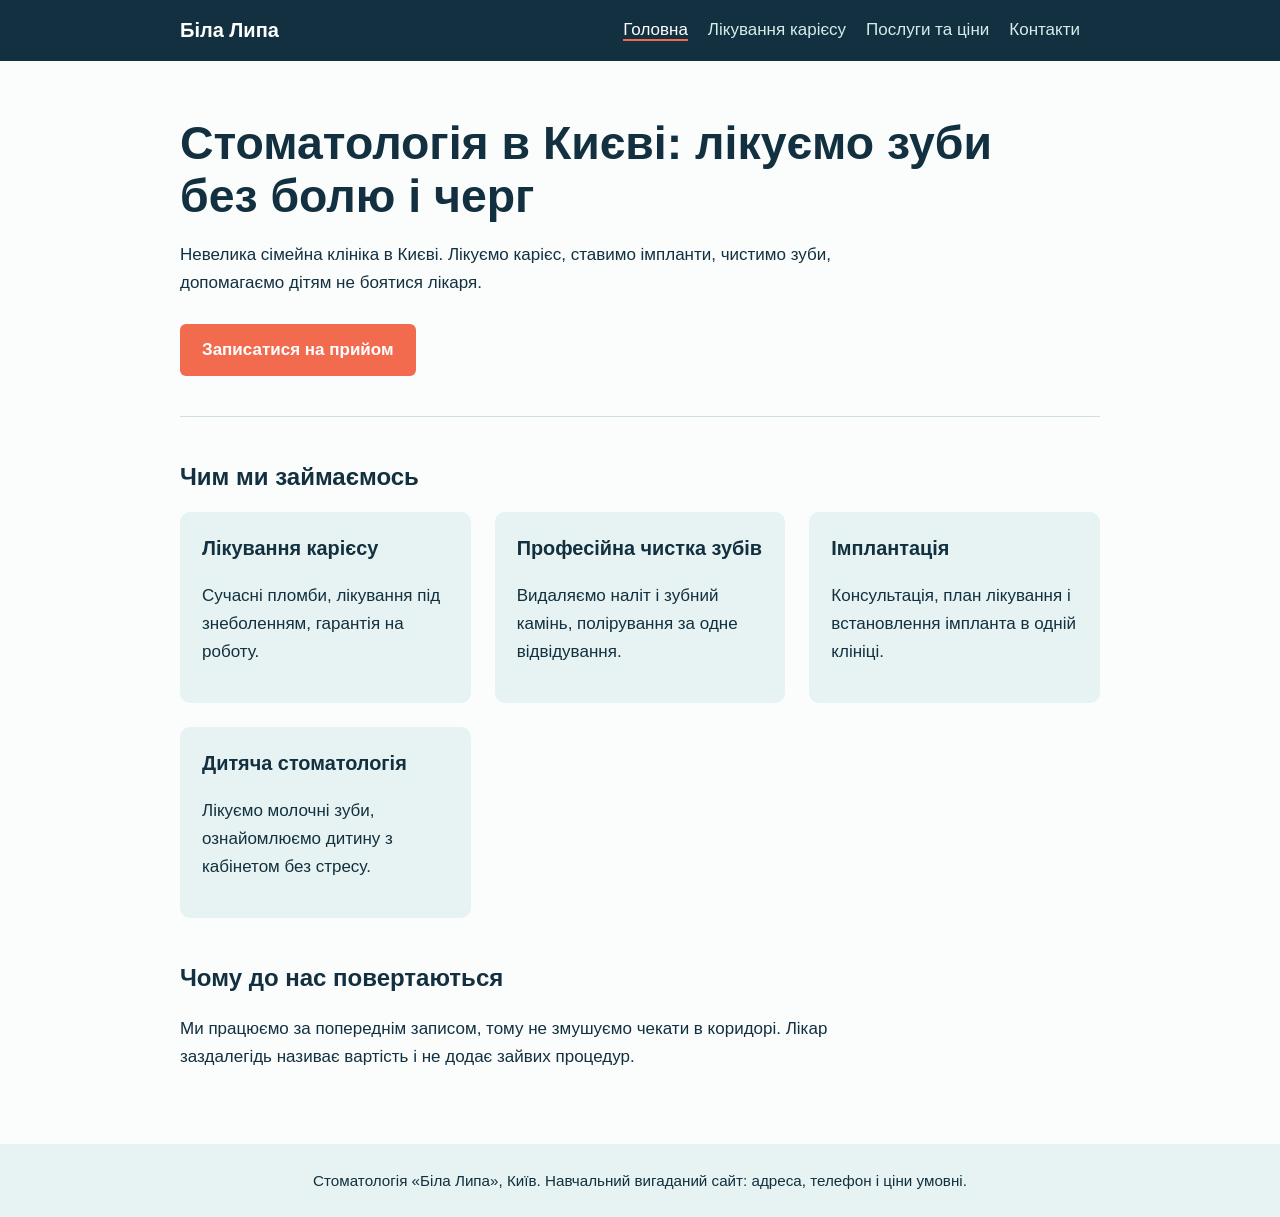
<file: index.html>
<!DOCTYPE html>
<html lang="uk">
<head>
<meta charset="utf-8">
<meta name="viewport" content="width=device-width, initial-scale=1">

<title>Стоматологія в Києві: лікування та імплантація | Біла Липа</title>
<meta name="description" content="Стоматологічна клініка в Києві: лікування карієсу, професійна чистка, імплантація, дитяча стоматологія. Ціни наперед, запис за телефоном."><link rel="stylesheet" href="style.css">
<script src="https://analytics.ahrefs.com/analytics.js" data-key="ftOQYZ5TCTi8gREleQ+CFA" async></script>
<meta name="ahrefs-site-verification" content="b37595b696b6551c60873e38b09ae87bfa991d497d85637fff9ac17134f6e019">

<script async src="https://www.googletagmanager.com/gtag/js?id=G-XD3STLCK14"></script>
<script>
  window.dataLayer = window.dataLayer || [];
  function gtag(){dataLayer.push(arguments);}
  gtag('js', new Date());
  gtag('config', 'G-XD3STLCK14');
</script></head>
<body>
<header><div class="bar"><a class="logo" href="index.html">Біла Липа</a>
<nav><a href="index.html" aria-current="page">Головна</a><a href="karies.html">Лікування карієсу</a><a href="services.html">Послуги та ціни</a><a href="contacts.html">Контакти</a></nav></div></header>
<main>
<section class="hero">
<h1>Стоматологія в Києві: лікуємо зуби без болю і черг</h1>
<p>Невелика сімейна клініка в Києві. Лікуємо карієс, ставимо імпланти, чистимо зуби, допомагаємо дітям не боятися лікаря.</p>
<a class="btn" href="contacts.html">Записатися на прийом</a>
</section>
<h2>Чим ми займаємось</h2>
<div class="grid">
<div class="item"><h3>Лікування карієсу</h3><p>Сучасні пломби, лікування під знеболенням, гарантія на роботу.</p></div>
<div class="item"><h3>Професійна чистка зубів</h3><p>Видаляємо наліт і зубний камінь, полірування за одне відвідування.</p></div>
<div class="item"><h3>Імплантація</h3><p>Консультація, план лікування і встановлення імпланта в одній клініці.</p></div>
<div class="item"><h3>Дитяча стоматологія</h3><p>Лікуємо молочні зуби, ознайомлюємо дитину з кабінетом без стресу.</p></div>
</div>
<h2>Чому до нас повертаються</h2>
<p>Ми працюємо за попереднім записом, тому не змушуємо чекати в коридорі. Лікар заздалегідь називає вартість і не додає зайвих процедур.</p>
</main>
<footer>Стоматологія «Біла Липа», Київ. Навчальний вигаданий сайт: адреса, телефон і ціни умовні.</footer>
</body></html>
</file>
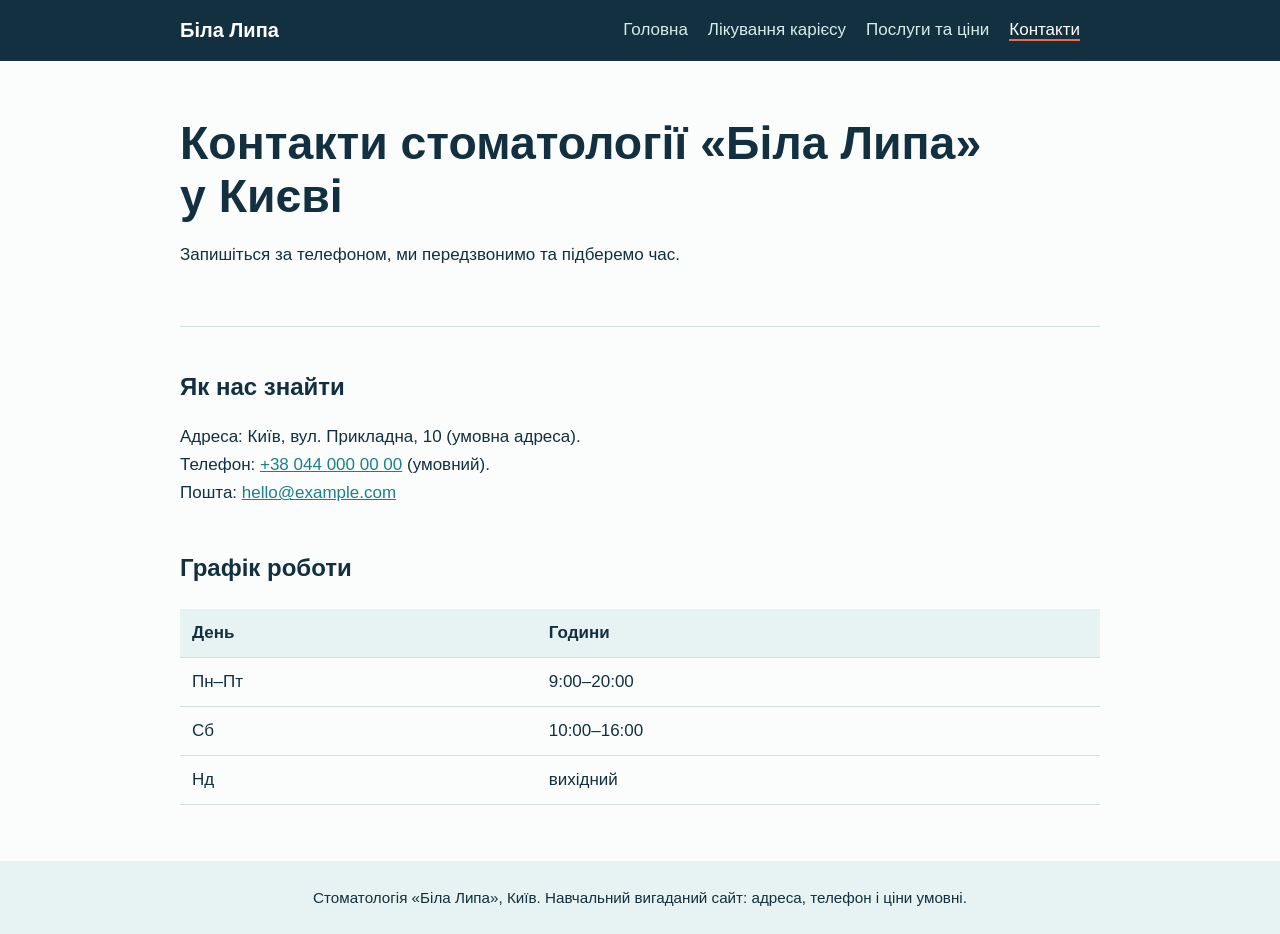
<file: contacts.html>
<!DOCTYPE html>
<html lang="uk">
<head>
<meta charset="utf-8">
<meta name="viewport" content="width=device-width, initial-scale=1">

<title>Контакти та адреса стоматології в Києві | Біла Липа</title>
<meta name="description" content="Адреса, телефон і графік роботи стоматологічної клініки «Біла Липа» в Києві. Запишіться на прийом за телефоном."><link rel="stylesheet" href="style.css">
<script src="https://analytics.ahrefs.com/analytics.js" data-key="ftOQYZ5TCTi8gREleQ+CFA" async></script>
<meta name="ahrefs-site-verification" content="b37595b696b6551c60873e38b09ae87bfa991d497d85637fff9ac17134f6e019">

<script async src="https://www.googletagmanager.com/gtag/js?id=G-XD3STLCK14"></script>
<script>
  window.dataLayer = window.dataLayer || [];
  function gtag(){dataLayer.push(arguments);}
  gtag('js', new Date());
  gtag('config', 'G-XD3STLCK14');
</script></head>
<body>
<header><div class="bar"><a class="logo" href="index.html">Біла Липа</a>
<nav><a href="index.html">Головна</a><a href="karies.html">Лікування карієсу</a><a href="services.html">Послуги та ціни</a><a href="contacts.html" aria-current="page">Контакти</a></nav></div></header>
<main>
<section class="hero"><h1>Контакти стоматології «Біла Липа» у Києві</h1><p>Запишіться за телефоном, ми передзвонимо та підберемо час.</p></section>
<h2>Як нас знайти</h2>
<p>Адреса: Київ, вул. Прикладна, 10 (умовна адреса).<br>Телефон: <a href="tel:+380440000000">+38 044 000 00 00</a> (умовний).<br>Пошта: <a href="mailto:hello@example.com">hello@example.com</a></p>
<h2>Графік роботи</h2>
<div class="tw"><table><tr><th>День</th><th>Години</th></tr><tr><td>Пн–Пт</td><td>9:00–20:00</td></tr><tr><td>Сб</td><td>10:00–16:00</td></tr><tr><td>Нд</td><td>вихідний</td></tr></table></div>
</main>
<footer>Стоматологія «Біла Липа», Київ. Навчальний вигаданий сайт: адреса, телефон і ціни умовні.</footer>
</body></html>
</file>
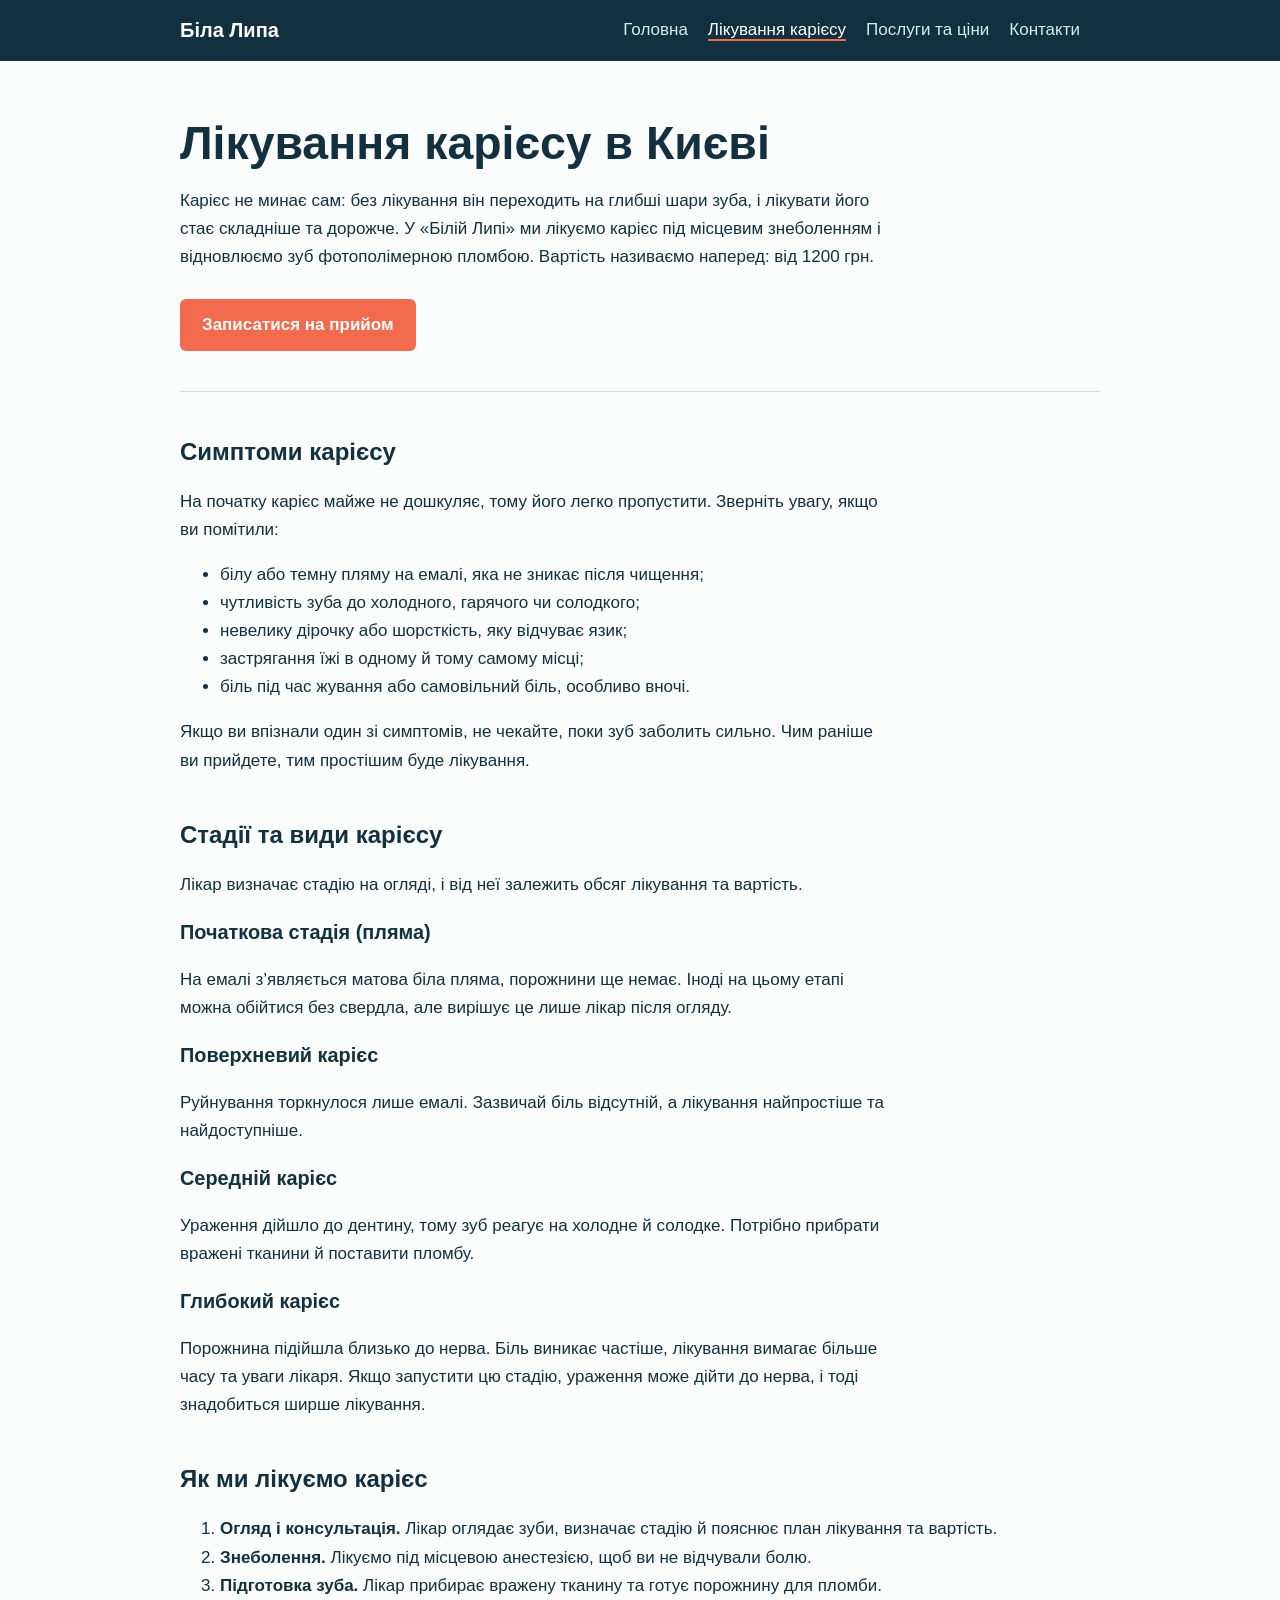
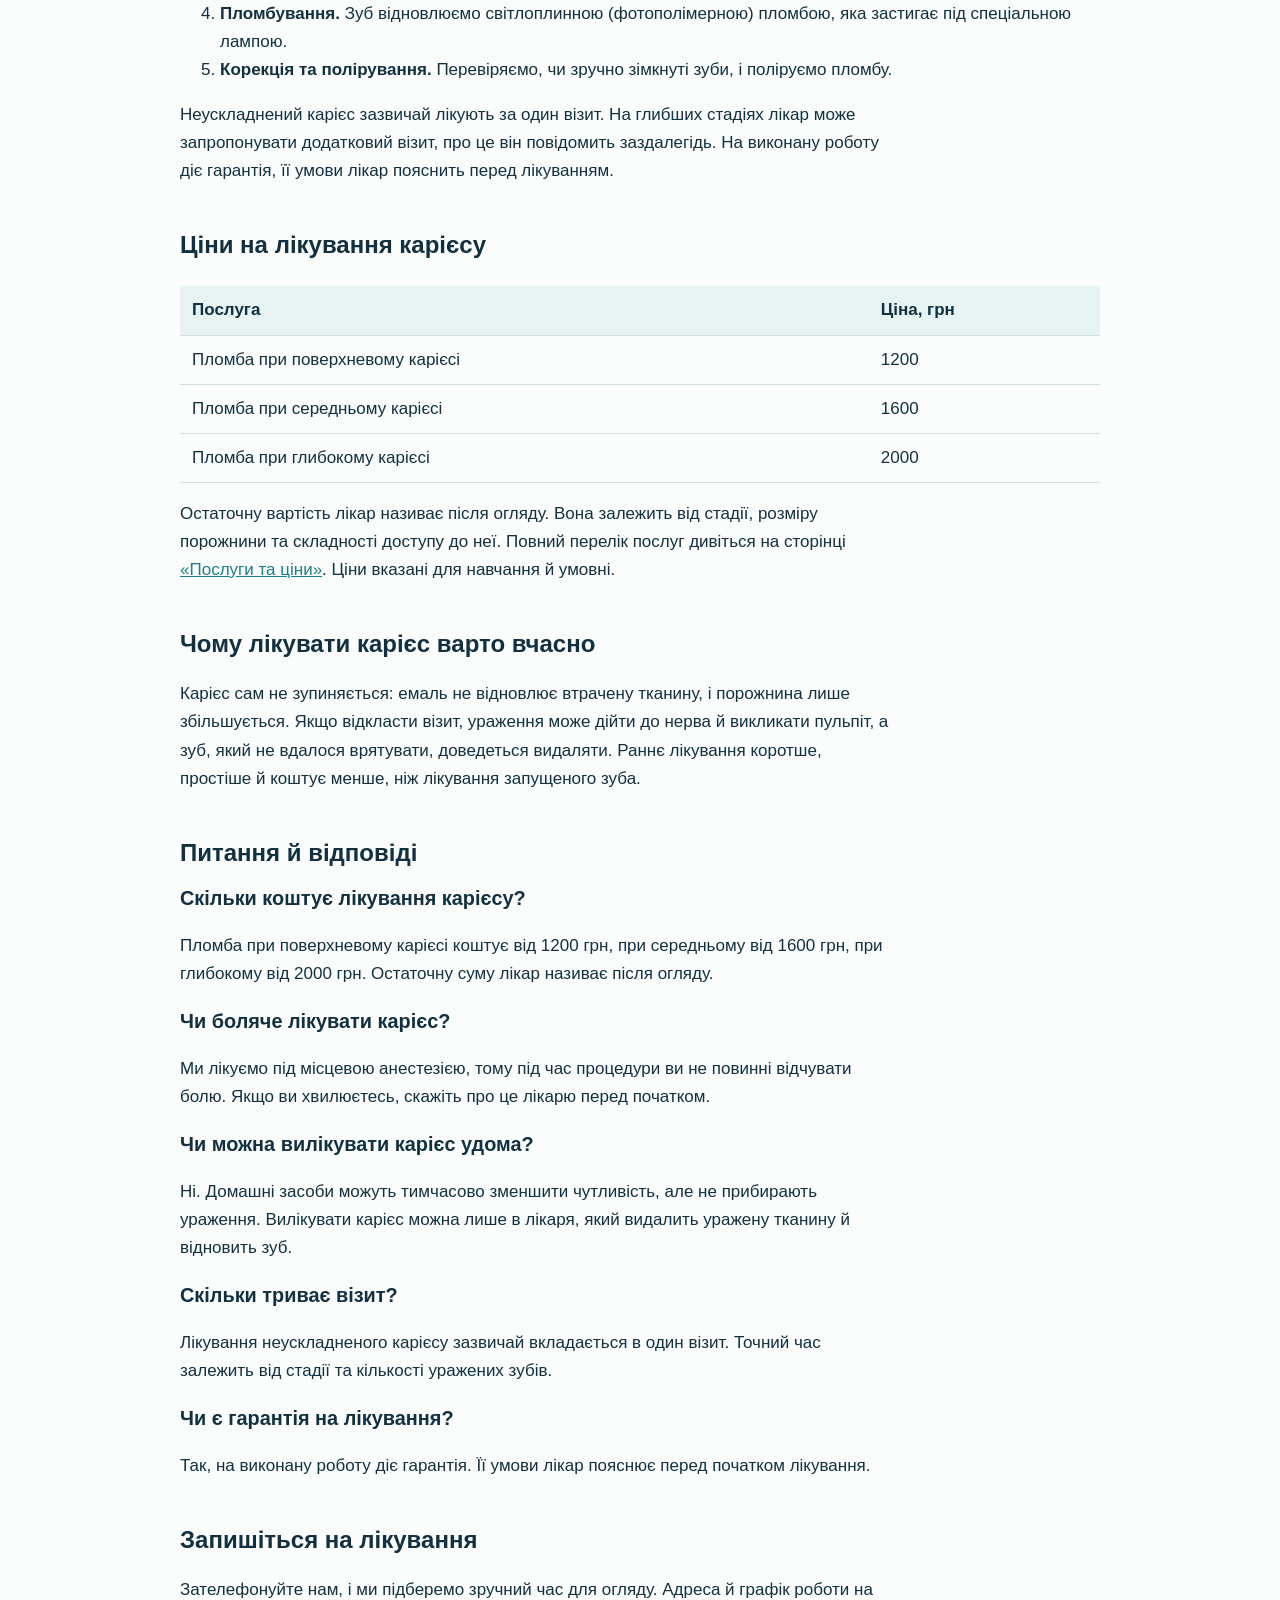
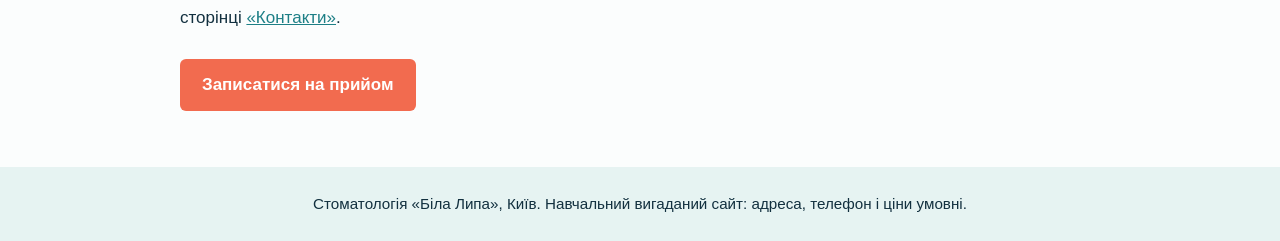
<file: karies.html>
<!DOCTYPE html>
<html lang="uk">
<head>
<meta charset="utf-8">
<meta name="viewport" content="width=device-width, initial-scale=1">

<title>Лікування карієсу в Києві: ціни від 1200 грн | Біла Липа</title>
<meta name="description" content="Лікування карієсу в Києві: пломба при поверхневому, середньому та глибокому карієсі від 1200 грн. Знеболення, гарантія, запис за телефоном.">
<meta property="og:type" content="website">
<meta property="og:title" content="Лікування карієсу в Києві: ціни від 1200 грн | Біла Липа">
<meta property="og:description" content="Пломба при поверхневому, середньому та глибокому карієсі від 1200 грн. Знеболення, гарантія, запис за телефоном.">
<meta name="twitter:card" content="summary">
<link rel="stylesheet" href="style.css">
<script src="https://analytics.ahrefs.com/analytics.js" data-key="ftOQYZ5TCTi8gREleQ+CFA" async></script>
<meta name="ahrefs-site-verification" content="b37595b696b6551c60873e38b09ae87bfa991d497d85637fff9ac17134f6e019">

<script async src="https://www.googletagmanager.com/gtag/js?id=G-XD3STLCK14"></script>
<script>
  window.dataLayer = window.dataLayer || [];
  function gtag(){dataLayer.push(arguments);}
  gtag('js', new Date());
  gtag('config', 'G-XD3STLCK14');
</script></head>
<body>
<header><div class="bar"><a class="logo" href="index.html">Біла Липа</a>
<nav><a href="index.html">Головна</a><a href="karies.html" aria-current="page">Лікування карієсу</a><a href="services.html">Послуги та ціни</a><a href="contacts.html">Контакти</a></nav></div></header>
<main>
<section class="hero">
<h1>Лікування карієсу в Києві</h1>
<p>Карієс не минає сам: без лікування він переходить на глибші шари зуба, і лікувати його стає складніше та дорожче. У «Білій Липі» ми лікуємо карієс під місцевим знеболенням і відновлюємо зуб фотополімерною пломбою. Вартість називаємо наперед: від 1200 грн.</p>
<a class="btn" href="contacts.html">Записатися на прийом</a>
</section>

<h2>Симптоми карієсу</h2>
<p>На початку карієс майже не дошкуляє, тому його легко пропустити. Зверніть увагу, якщо ви помітили:</p>
<ul>
<li>білу або темну пляму на емалі, яка не зникає після чищення;</li>
<li>чутливість зуба до холодного, гарячого чи солодкого;</li>
<li>невелику дірочку або шорсткість, яку відчуває язик;</li>
<li>застрягання їжі в одному й тому самому місці;</li>
<li>біль під час жування або самовільний біль, особливо вночі.</li>
</ul>
<p>Якщо ви впізнали один зі симптомів, не чекайте, поки зуб заболить сильно. Чим раніше ви прийдете, тим простішим буде лікування.</p>

<h2>Стадії та види карієсу</h2>
<p>Лікар визначає стадію на огляді, і від неї залежить обсяг лікування та вартість.</p>
<h3>Початкова стадія (пляма)</h3>
<p>На емалі з’являється матова біла пляма, порожнини ще немає. Іноді на цьому етапі можна обійтися без свердла, але вирішує це лише лікар після огляду.</p>
<h3>Поверхневий карієс</h3>
<p>Руйнування торкнулося лише емалі. Зазвичай біль відсутній, а лікування найпростіше та найдоступніше.</p>
<h3>Середній карієс</h3>
<p>Ураження дійшло до дентину, тому зуб реагує на холодне й солодке. Потрібно прибрати вражені тканини й поставити пломбу.</p>
<h3>Глибокий карієс</h3>
<p>Порожнина підійшла близько до нерва. Біль виникає частіше, лікування вимагає більше часу та уваги лікаря. Якщо запустити цю стадію, ураження може дійти до нерва, і тоді знадобиться ширше лікування.</p>

<h2>Як ми лікуємо карієс</h2>
<ol>
<li><strong>Огляд і консультація.</strong> Лікар оглядає зуби, визначає стадію й пояснює план лікування та вартість.</li>
<li><strong>Знеболення.</strong> Лікуємо під місцевою анестезією, щоб ви не відчували болю.</li>
<li><strong>Підготовка зуба.</strong> Лікар прибирає вражену тканину та готує порожнину для пломби.</li>
<li><strong>Пломбування.</strong> Зуб відновлюємо світлоплинною (фотополімерною) пломбою, яка застигає під спеціальною лампою.</li>
<li><strong>Корекція та полірування.</strong> Перевіряємо, чи зручно зімкнуті зуби, і поліруємо пломбу.</li>
</ol>
<p>Неускладнений карієс зазвичай лікують за один візит. На глибших стадіях лікар може запропонувати додатковий візит, про це він повідомить заздалегідь. На виконану роботу діє гарантія, її умови лікар пояснить перед лікуванням.</p>

<h2>Ціни на лікування карієсу</h2>
<div class="tw"><table><tr><th>Послуга</th><th>Ціна, грн</th></tr><tr><td>Пломба при поверхневому карієсі</td><td>1200</td></tr><tr><td>Пломба при середньому карієсі</td><td>1600</td></tr><tr><td>Пломба при глибокому карієсі</td><td>2000</td></tr></table></div>
<p>Остаточну вартість лікар називає після огляду. Вона залежить від стадії, розміру порожнини та складності доступу до неї. Повний перелік послуг дивіться на сторінці <a href="services.html">«Послуги та ціни»</a>. Ціни вказані для навчання й умовні.</p>

<h2>Чому лікувати карієс варто вчасно</h2>
<p>Карієс сам не зупиняється: емаль не відновлює втрачену тканину, і порожнина лише збільшується. Якщо відкласти візит, ураження може дійти до нерва й викликати пульпіт, а зуб, який не вдалося врятувати, доведеться видаляти. Раннє лікування коротше, простіше й коштує менше, ніж лікування запущеного зуба.</p>

<h2>Питання й відповіді</h2>
<h3>Скільки коштує лікування карієсу?</h3>
<p>Пломба при поверхневому карієсі коштує від 1200 грн, при середньому від 1600 грн, при глибокому від 2000 грн. Остаточну суму лікар називає після огляду.</p>
<h3>Чи боляче лікувати карієс?</h3>
<p>Ми лікуємо під місцевою анестезією, тому під час процедури ви не повинні відчувати болю. Якщо ви хвилюєтесь, скажіть про це лікарю перед початком.</p>
<h3>Чи можна вилікувати карієс удома?</h3>
<p>Ні. Домашні засоби можуть тимчасово зменшити чутливість, але не прибирають ураження. Вилікувати карієс можна лише в лікаря, який видалить уражену тканину й відновить зуб.</p>
<h3>Скільки триває візит?</h3>
<p>Лікування неускладненого карієсу зазвичай вкладається в один візит. Точний час залежить від стадії та кількості уражених зубів.</p>
<h3>Чи є гарантія на лікування?</h3>
<p>Так, на виконану роботу діє гарантія. Її умови лікар пояснює перед початком лікування.</p>

<h2>Запишіться на лікування</h2>
<p>Зателефонуйте нам, і ми підберемо зручний час для огляду. Адреса й графік роботи на сторінці <a href="contacts.html">«Контакти»</a>.</p>
<a class="btn" href="contacts.html">Записатися на прийом</a>
</main>
<footer>Стоматологія «Біла Липа», Київ. Навчальний вигаданий сайт: адреса, телефон і ціни умовні.</footer>
</body></html>
</file>
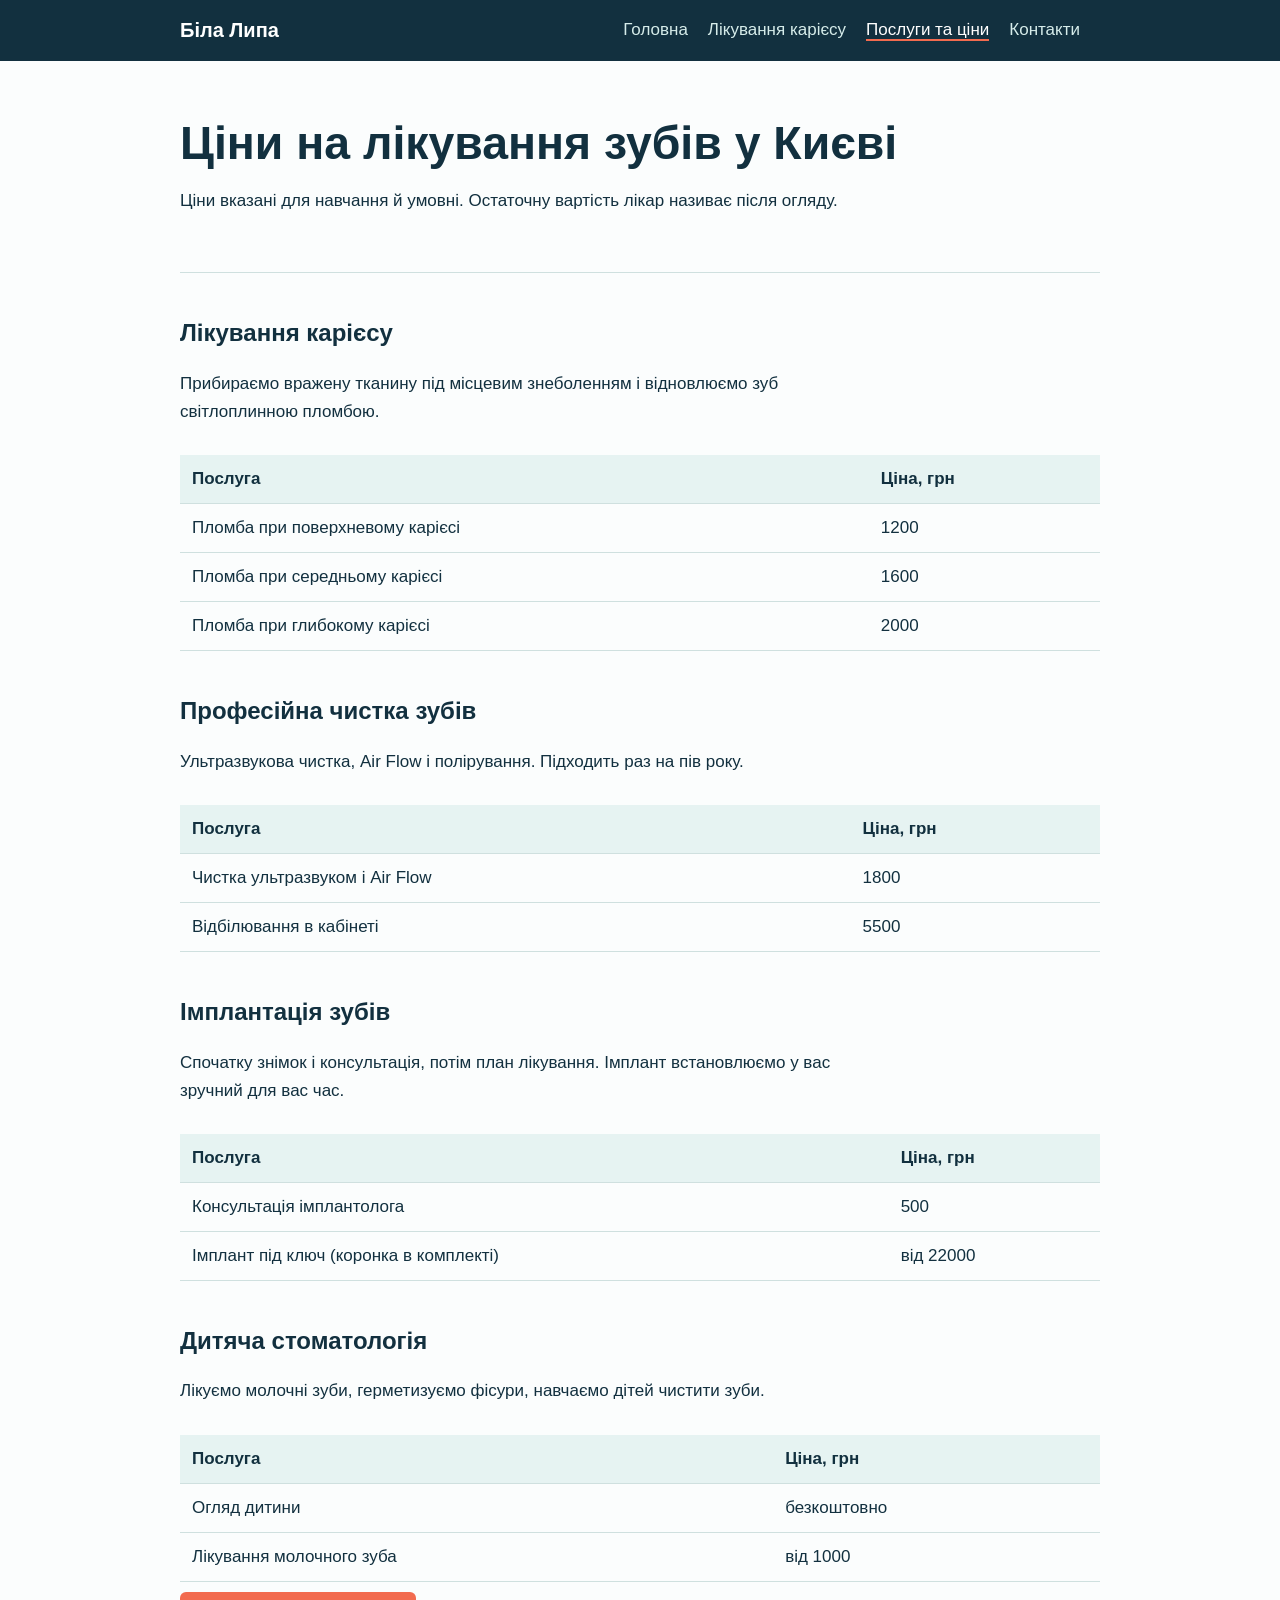
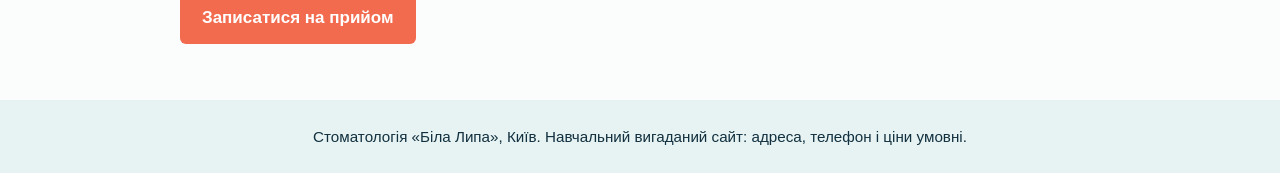
<file: services.html>
<!DOCTYPE html>
<html lang="uk">
<head>
<meta charset="utf-8">
<meta name="viewport" content="width=device-width, initial-scale=1">

<title>Ціни на лікування зубів і імплантацію в Києві | Біла Липа</title>
<meta name="description" content="Ціни на лікування карієсу, чистку зубів, імплантацію та дитячу стоматологію в Києві. Остаточну вартість лікар називає після огляду.">
<link rel="stylesheet" href="style.css">
<script src="https://analytics.ahrefs.com/analytics.js" data-key="ftOQYZ5TCTi8gREleQ+CFA" async></script>
<meta name="ahrefs-site-verification" content="b37595b696b6551c60873e38b09ae87bfa991d497d85637fff9ac17134f6e019">

<script async src="https://www.googletagmanager.com/gtag/js?id=G-XD3STLCK14"></script>
<script>
  window.dataLayer = window.dataLayer || [];
  function gtag(){dataLayer.push(arguments);}
  gtag('js', new Date());
  gtag('config', 'G-XD3STLCK14');
</script></head>
<body>
<header><div class="bar"><a class="logo" href="index.html">Біла Липа</a>
<nav><a href="index.html">Головна</a><a href="karies.html">Лікування карієсу</a><a href="services.html" aria-current="page">Послуги та ціни</a><a href="contacts.html">Контакти</a></nav></div></header>
<main>
<section class="hero"><h1>Ціни на лікування зубів у Києві</h1><p>Ціни вказані для навчання й умовні. Остаточну вартість лікар називає після огляду.</p></section>
<h2>Лікування карієсу</h2>
<p>Прибираємо вражену тканину під місцевим знеболенням і відновлюємо зуб світлоплинною пломбою.</p>
<div class="tw"><table><tr><th>Послуга</th><th>Ціна, грн</th></tr><tr><td>Пломба при поверхневому карієсі</td><td>1200</td></tr><tr><td>Пломба при середньому карієсі</td><td>1600</td></tr><tr><td>Пломба при глибокому карієсі</td><td>2000</td></tr></table></div>
<h2>Професійна чистка зубів</h2>
<p>Ультразвукова чистка, Air Flow і полірування. Підходить раз на пів року.</p>
<div class="tw"><table><tr><th>Послуга</th><th>Ціна, грн</th></tr><tr><td>Чистка ультразвуком і Air Flow</td><td>1800</td></tr><tr><td>Відбілювання в кабінеті</td><td>5500</td></tr></table></div>
<h2>Імплантація зубів</h2>
<p>Спочатку знімок і консультація, потім план лікування. Імплант встановлюємо у вас зручний для вас час.</p>
<div class="tw"><table><tr><th>Послуга</th><th>Ціна, грн</th></tr><tr><td>Консультація імплантолога</td><td>500</td></tr><tr><td>Імплант під ключ (коронка в комплекті)</td><td>від 22000</td></tr></table></div>
<h2>Дитяча стоматологія</h2>
<p>Лікуємо молочні зуби, герметизуємо фісури, навчаємо дітей чистити зуби.</p>
<div class="tw"><table><tr><th>Послуга</th><th>Ціна, грн</th></tr><tr><td>Огляд дитини</td><td>безкоштовно</td></tr><tr><td>Лікування молочного зуба</td><td>від 1000</td></tr></table></div>
<a class="btn" href="contacts.html">Записатися на прийом</a>
</main>
<footer>Стоматологія «Біла Липа», Київ. Навчальний вигаданий сайт: адреса, телефон і ціни умовні.</footer>
</body></html>
</file>
<file: style.css>
:root{--ink:#12303f;--teal:#1d7f86;--mint:#e6f3f2;--line:#cfe0df;--bg:#fbfdfd;--acc:#f26b4f}
*{box-sizing:border-box}
body{margin:0;font:17px/1.65 "Trebuchet MS",Verdana,sans-serif;color:var(--ink);background:var(--bg)}
a{color:var(--teal)}
a:focus-visible,button:focus-visible{outline:3px solid var(--acc);outline-offset:2px}
header{background:var(--ink);color:#fff}
.bar{max-width:960px;margin:auto;padding:14px 20px;display:flex;flex-wrap:wrap;gap:12px 28px;align-items:center;justify-content:space-between}
.logo{font-size:1.25rem;font-weight:700;color:#fff;text-decoration:none}
nav a{color:#d6ecea;margin-right:20px;text-decoration:none}
nav a[aria-current]{color:#fff;border-bottom:2px solid var(--acc)}
main{max-width:960px;margin:auto;padding:0 20px 56px}
.hero{padding:56px 0 40px;border-bottom:1px solid var(--line)}
h1{font-size:clamp(1.9rem,5vw,2.9rem);line-height:1.15;margin:0 0 16px;max-width:18em}
h2{font-size:1.5rem;margin:40px 0 10px}
h3{margin:0 0 4px}
.btn{display:inline-block;background:var(--acc);color:#fff;padding:12px 22px;border-radius:6px;text-decoration:none;font-weight:700;margin-top:10px}
.grid{display:grid;grid-template-columns:repeat(auto-fit,minmax(260px,1fr));gap:24px;margin-top:16px}
.item{background:var(--mint);padding:20px 22px;border-radius:10px}
table{border-collapse:collapse;width:100%;margin-top:12px}
th,td{text-align:left;padding:10px 12px;border-bottom:1px solid var(--line)}
th{background:var(--mint)}
.tw{overflow-x:auto}
footer{background:var(--mint);padding:24px 20px;text-align:center;font-size:.95rem}
p{max-width:42em}
</file>
